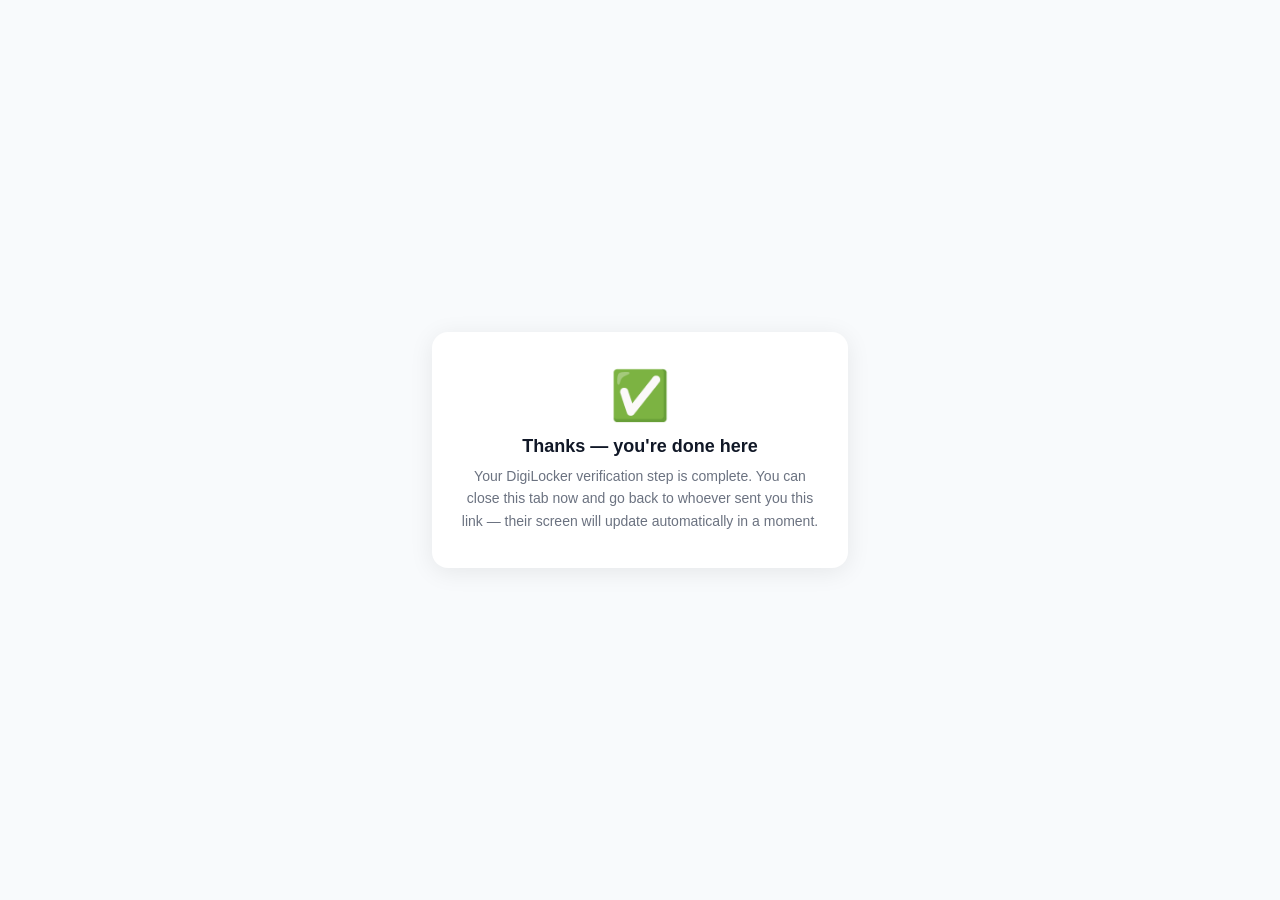
<file: digilocker-callback.html>
<!DOCTYPE html>
<html lang="en">
<head>
<meta charset="UTF-8">
<meta name="viewport" content="width=device-width, initial-scale=1.0">
<title>DigiLocker Verification</title>
<style>
  body{margin:0;font-family:-apple-system,BlinkMacSystemFont,'Segoe UI',Roboto,sans-serif;background:#F8FAFC;display:flex;align-items:center;justify-content:center;min-height:100vh;padding:20px;box-sizing:border-box;}
  .card{background:#fff;border-radius:16px;box-shadow:0 4px 24px rgba(0,0,0,0.08);padding:36px 28px;max-width:360px;text-align:center;}
  .icon{font-size:48px;margin-bottom:12px;}
  h1{font-size:18px;margin:0 0 8px;color:#111827;}
  p{font-size:14px;color:#6B7280;line-height:1.6;margin:0;}
</style>
</head>
<body>
  <div class="card">
    <div class="icon">✅</div>
    <h1>Thanks — you're done here</h1>
    <p>Your DigiLocker verification step is complete. You can close this tab now and go back to whoever sent you this link — their screen will update automatically in a moment.</p>
  </div>
</body>
</html>
</file>
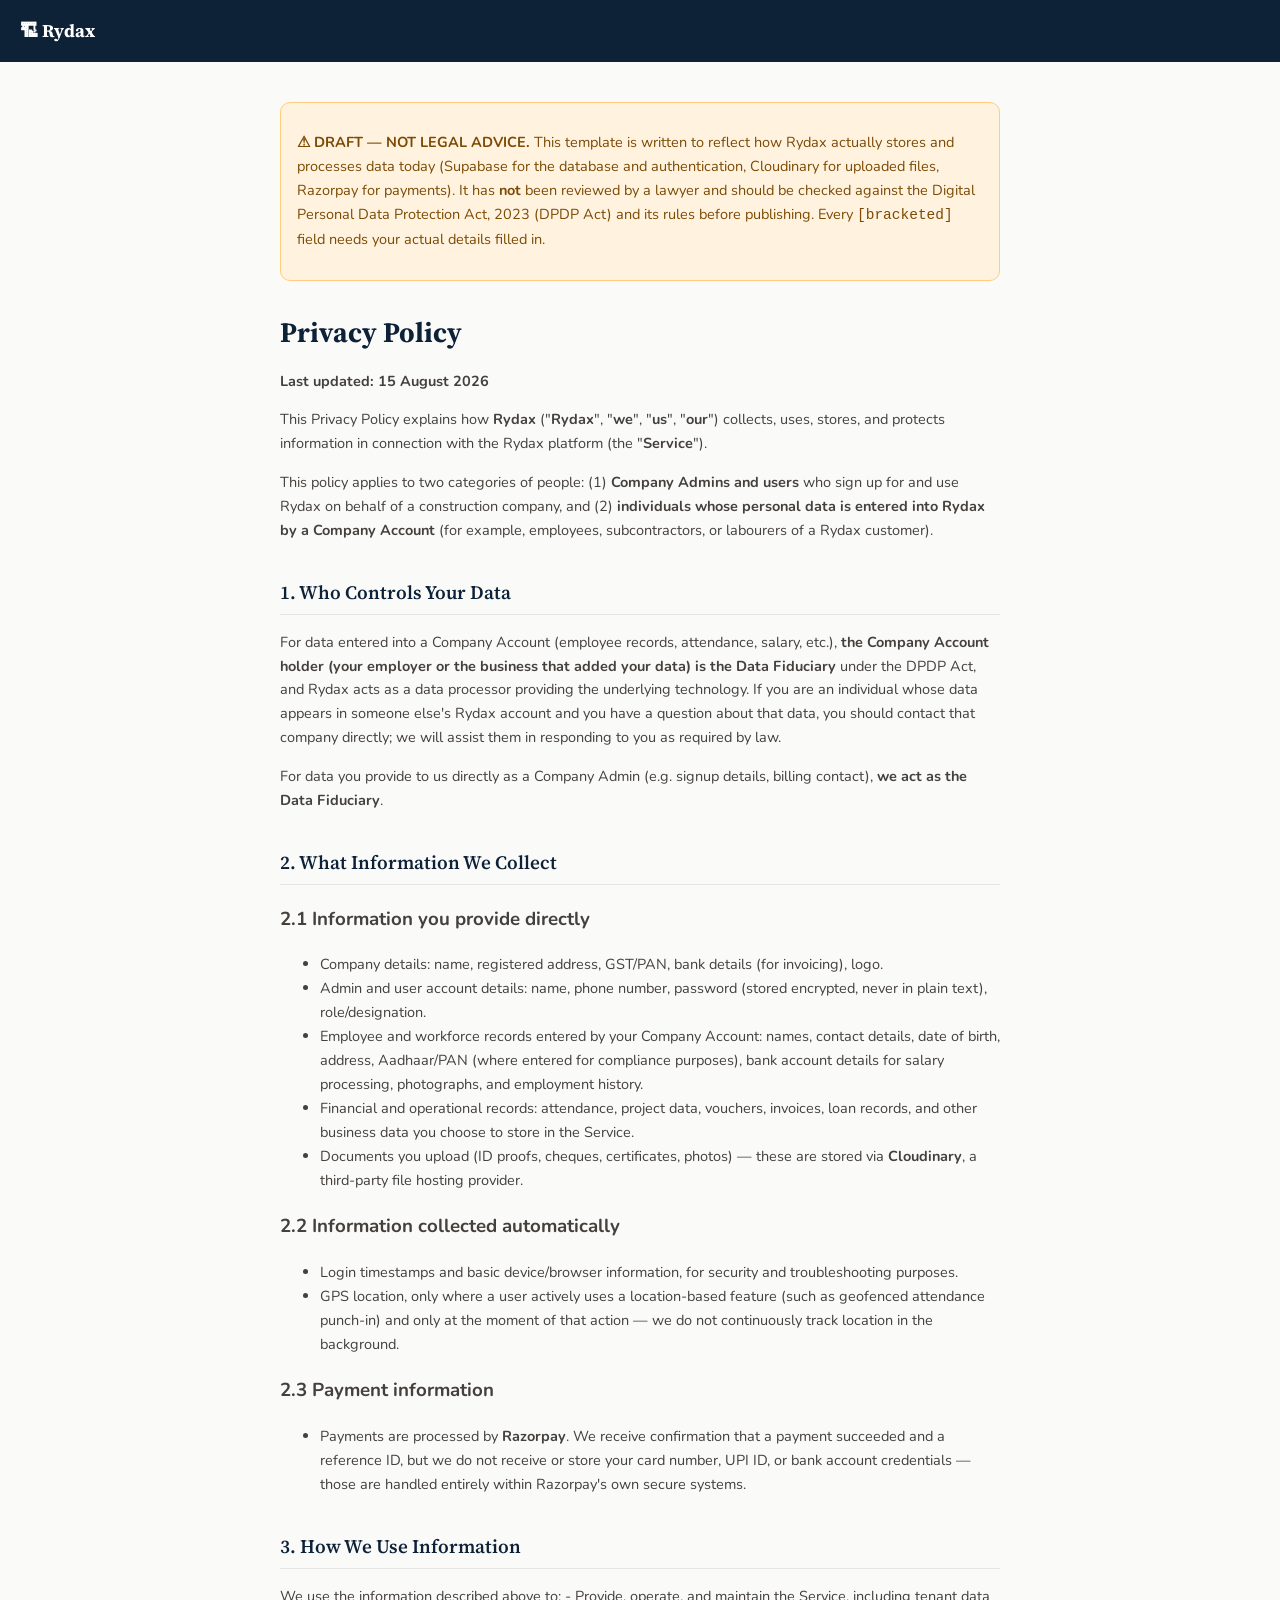
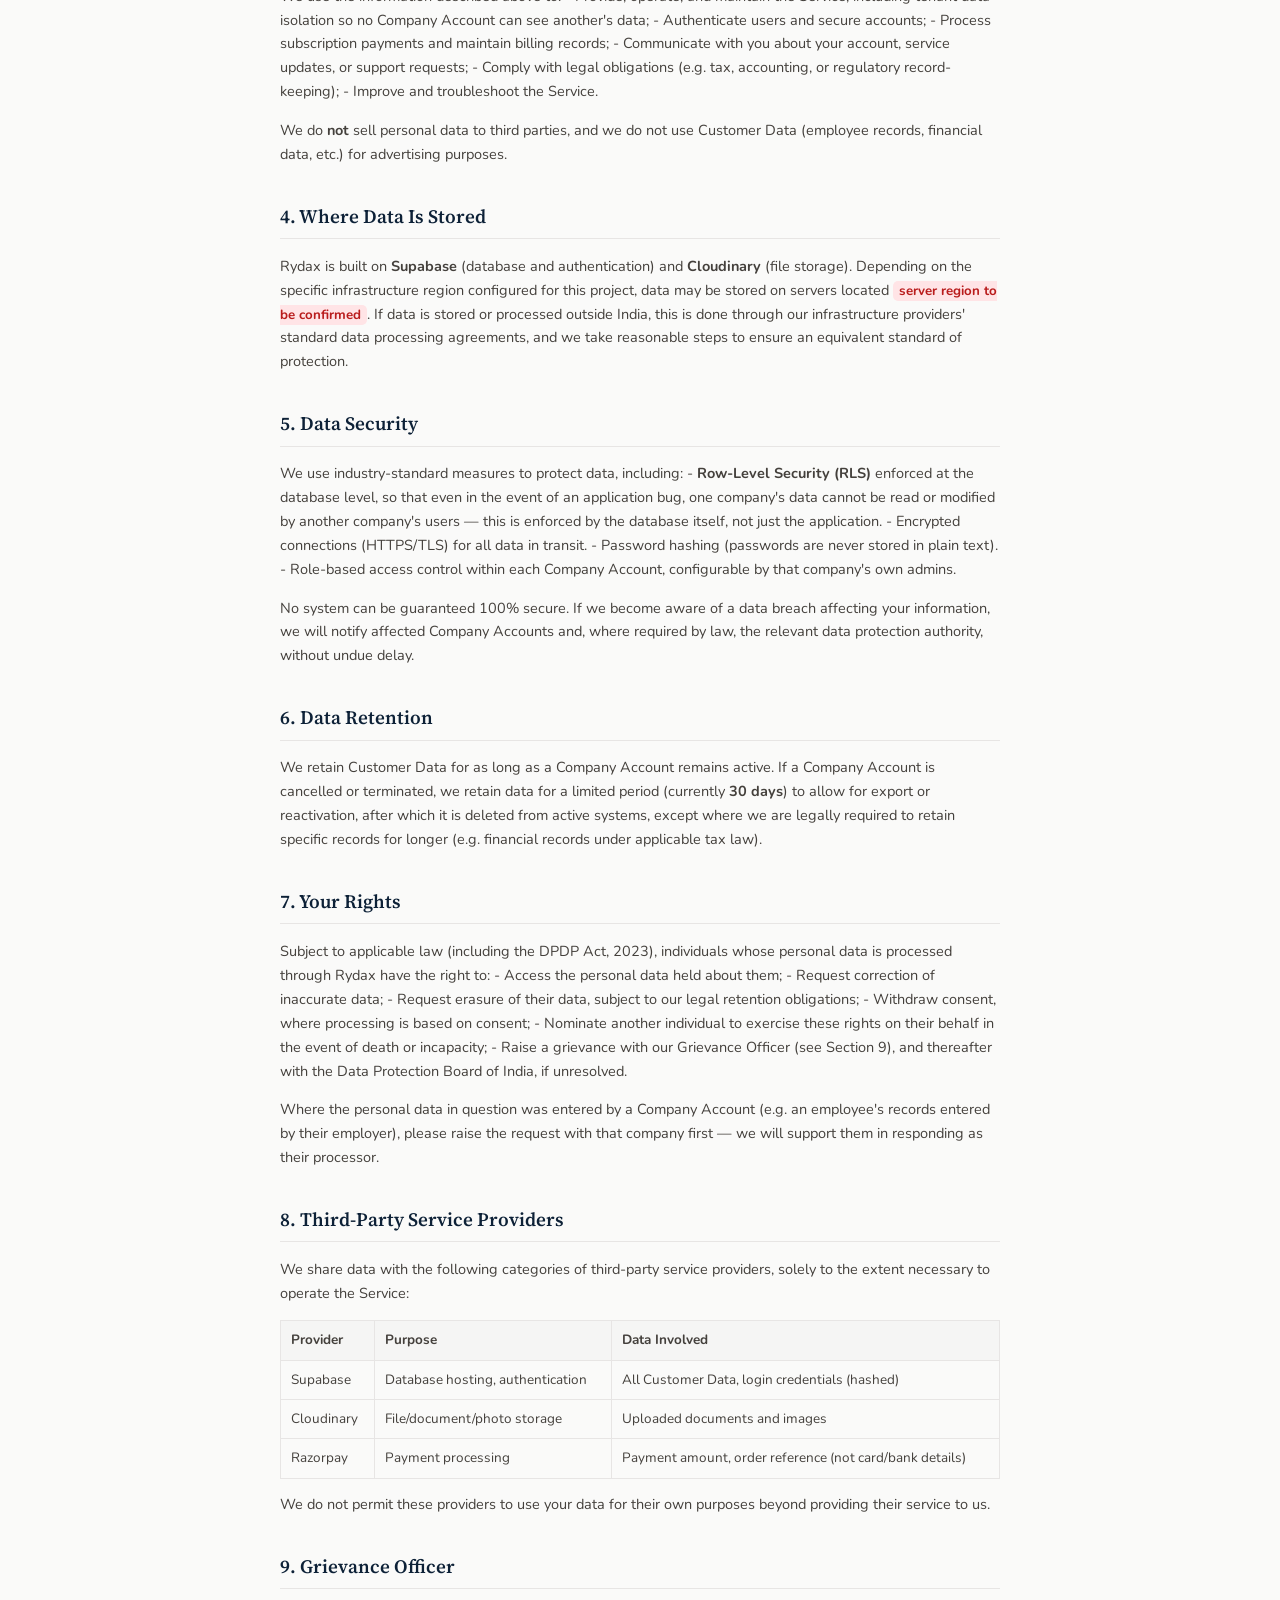
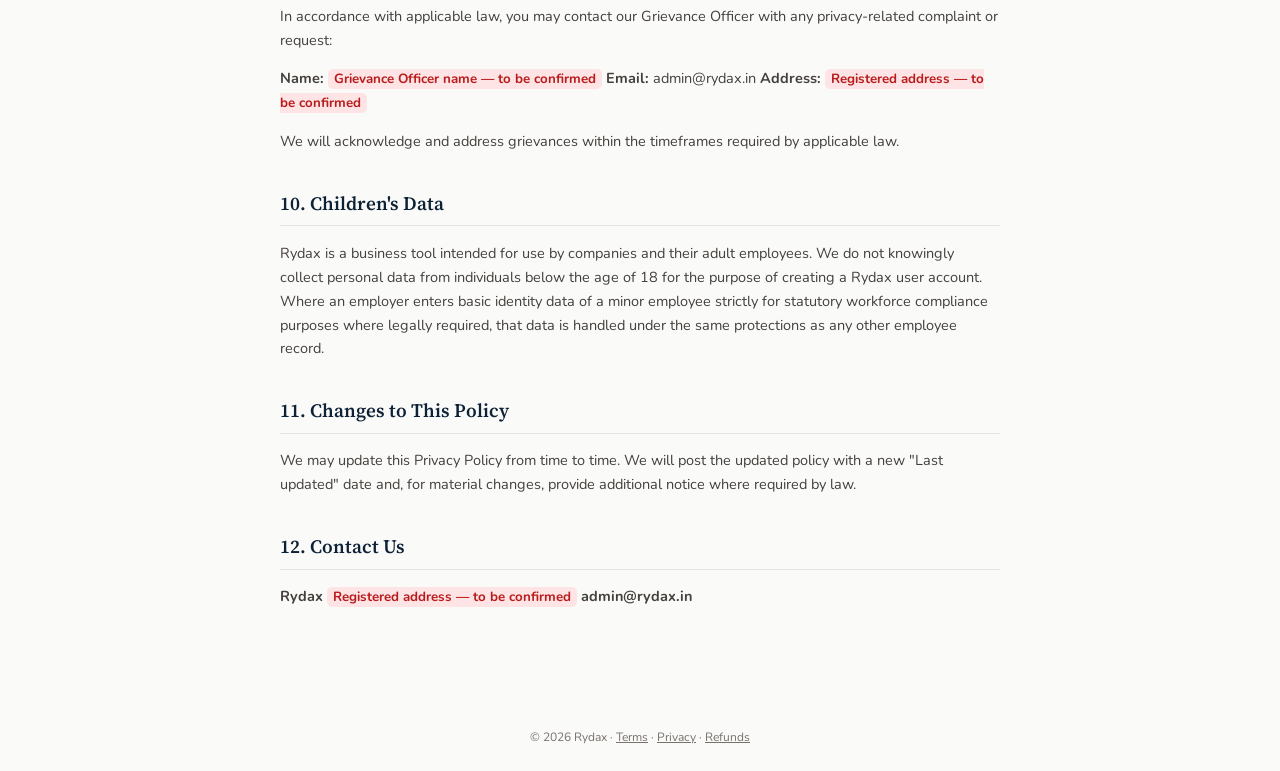
<file: privacy.html>
<!DOCTYPE html>
<html lang="en">
<head>
<meta charset="UTF-8">
<meta name="viewport" content="width=device-width, initial-scale=1.0">
<title>Privacy Policy — Rydax</title>
<link href="https://fonts.googleapis.com/css2?family=Nunito:wght@400;500;600;700;800&family=Source+Serif+4:opsz,wght@8..60,400;8..60,600;8..60,700&display=swap" rel="stylesheet">
<style>
  :root { --navy:#0D2137; --accent:#4F46E5; --text2:#44403C; --text3:#78716C; --border:#E7E5E4; --bg:#FAFAF9; }
  *{box-sizing:border-box;}
  body{margin:0;font-family:'Nunito',sans-serif;color:var(--text2);background:var(--bg);line-height:1.65;}
  .topbar{background:var(--navy);padding:16px 20px;display:flex;align-items:center;gap:10px;}
  .topbar a{color:#fff;text-decoration:none;font-family:'Source Serif 4',serif;font-size:18px;font-weight:700;}
  .wrap{max-width:760px;margin:0 auto;padding:40px 20px 80px;}
  h1{font-family:'Source Serif 4',serif;font-size:28px;font-weight:700;color:var(--navy);margin-bottom:4px;}
  h2{font-family:'Source Serif 4',serif;font-size:19px;font-weight:600;color:var(--navy);margin-top:34px;border-bottom:1px solid var(--border);padding-bottom:6px;}
  p,li{font-size:14.5px;}
  a{color:var(--accent);}
  table{border-collapse:collapse;width:100%;margin:12px 0;font-size:13.5px;}
  th,td{border:1px solid var(--border);padding:8px 10px;text-align:left;}
  th{background:#F5F5F4;font-weight:700;}
  .notice{background:#FFF3E0;border:1px solid #FFCC80;border-radius:10px;padding:14px 16px;font-size:13px;color:#7C4A03;margin-bottom:28px;}
  .pending{background:#FFE4E6;color:#B91C1C;font-weight:700;padding:1px 6px;border-radius:5px;font-size:0.92em;}
  footer{text-align:center;padding:24px;font-size:12px;color:var(--text3);}
  footer a{color:var(--text3);}
</style>
</head>
<body>
  <div class="topbar"><a href="/">&#127959; Rydax</a></div>
  <div class="wrap">
<div class="notice"><p><strong>⚠ DRAFT — NOT LEGAL ADVICE.</strong> This template is written to reflect how Rydax actually stores and processes data today (Supabase for the database and authentication, Cloudinary for uploaded files, Razorpay for payments). It has <strong>not</strong> been reviewed by a lawyer and should be checked against the Digital Personal Data Protection Act, 2023 (DPDP Act) and its rules before publishing. Every <code>[bracketed]</code> field needs your actual details filled in.</p></div><h1>Privacy Policy</h1>
<p><strong>Last updated: 15 August 2026</strong></p>
<p>This Privacy Policy explains how <strong>Rydax</strong> ("<strong>Rydax</strong>", "<strong>we</strong>", "<strong>us</strong>", "<strong>our</strong>") collects, uses, stores, and protects information in connection with the Rydax platform (the "<strong>Service</strong>").</p>
<p>This policy applies to two categories of people: (1) <strong>Company Admins and users</strong> who sign up for and use Rydax on behalf of a construction company, and (2) <strong>individuals whose personal data is entered into Rydax by a Company Account</strong> (for example, employees, subcontractors, or labourers of a Rydax customer).</p>
<h2>1. Who Controls Your Data</h2>
<p>For data entered into a Company Account (employee records, attendance, salary, etc.), <strong>the Company Account holder (your employer or the business that added your data) is the Data Fiduciary</strong> under the DPDP Act, and Rydax acts as a data processor providing the underlying technology. If you are an individual whose data appears in someone else's Rydax account and you have a question about that data, you should contact that company directly; we will assist them in responding to you as required by law.</p>
<p>For data you provide to us directly as a Company Admin (e.g. signup details, billing contact), <strong>we act as the Data Fiduciary</strong>.</p>
<h2>2. What Information We Collect</h2>
<h3>2.1 Information you provide directly</h3>
<ul>
<li>Company details: name, registered address, GST/PAN, bank details (for invoicing), logo.</li>
<li>Admin and user account details: name, phone number, password (stored encrypted, never in plain text), role/designation.</li>
<li>Employee and workforce records entered by your Company Account: names, contact details, date of birth, address, Aadhaar/PAN (where entered for compliance purposes), bank account details for salary processing, photographs, and employment history.</li>
<li>Financial and operational records: attendance, project data, vouchers, invoices, loan records, and other business data you choose to store in the Service.</li>
<li>Documents you upload (ID proofs, cheques, certificates, photos) — these are stored via <strong>Cloudinary</strong>, a third-party file hosting provider.</li>
</ul>
<h3>2.2 Information collected automatically</h3>
<ul>
<li>Login timestamps and basic device/browser information, for security and troubleshooting purposes.</li>
<li>GPS location, only where a user actively uses a location-based feature (such as geofenced attendance punch-in) and only at the moment of that action — we do not continuously track location in the background.</li>
</ul>
<h3>2.3 Payment information</h3>
<ul>
<li>Payments are processed by <strong>Razorpay</strong>. We receive confirmation that a payment succeeded and a reference ID, but we do not receive or store your card number, UPI ID, or bank account credentials — those are handled entirely within Razorpay's own secure systems.</li>
</ul>
<h2>3. How We Use Information</h2>
<p>We use the information described above to:
- Provide, operate, and maintain the Service, including tenant data isolation so no Company Account can see another's data;
- Authenticate users and secure accounts;
- Process subscription payments and maintain billing records;
- Communicate with you about your account, service updates, or support requests;
- Comply with legal obligations (e.g. tax, accounting, or regulatory record-keeping);
- Improve and troubleshoot the Service.</p>
<p>We do <strong>not</strong> sell personal data to third parties, and we do not use Customer Data (employee records, financial data, etc.) for advertising purposes.</p>
<h2>4. Where Data Is Stored</h2>
<p>Rydax is built on <strong>Supabase</strong> (database and authentication) and <strong>Cloudinary</strong> (file storage). Depending on the specific infrastructure region configured for this project, data may be stored on servers located <strong><span class="pending">server region to be confirmed</span></strong>. If data is stored or processed outside India, this is done through our infrastructure providers' standard data processing agreements, and we take reasonable steps to ensure an equivalent standard of protection.</p>
<h2>5. Data Security</h2>
<p>We use industry-standard measures to protect data, including:
- <strong>Row-Level Security (RLS)</strong> enforced at the database level, so that even in the event of an application bug, one company's data cannot be read or modified by another company's users — this is enforced by the database itself, not just the application.
- Encrypted connections (HTTPS/TLS) for all data in transit.
- Password hashing (passwords are never stored in plain text).
- Role-based access control within each Company Account, configurable by that company's own admins.</p>
<p>No system can be guaranteed 100% secure. If we become aware of a data breach affecting your information, we will notify affected Company Accounts and, where required by law, the relevant data protection authority, without undue delay.</p>
<h2>6. Data Retention</h2>
<p>We retain Customer Data for as long as a Company Account remains active. If a Company Account is cancelled or terminated, we retain data for a limited period (currently <strong>30 days</strong>) to allow for export or reactivation, after which it is deleted from active systems, except where we are legally required to retain specific records for longer (e.g. financial records under applicable tax law).</p>
<h2>7. Your Rights</h2>
<p>Subject to applicable law (including the DPDP Act, 2023), individuals whose personal data is processed through Rydax have the right to:
- Access the personal data held about them;
- Request correction of inaccurate data;
- Request erasure of their data, subject to our legal retention obligations;
- Withdraw consent, where processing is based on consent;
- Nominate another individual to exercise these rights on their behalf in the event of death or incapacity;
- Raise a grievance with our Grievance Officer (see Section 9), and thereafter with the Data Protection Board of India, if unresolved.</p>
<p>Where the personal data in question was entered by a Company Account (e.g. an employee's records entered by their employer), please raise the request with that company first — we will support them in responding as their processor.</p>
<h2>8. Third-Party Service Providers</h2>
<p>We share data with the following categories of third-party service providers, solely to the extent necessary to operate the Service:</p>
<table>
<thead>
<tr>
<th>Provider</th>
<th>Purpose</th>
<th>Data Involved</th>
</tr>
</thead>
<tbody>
<tr>
<td>Supabase</td>
<td>Database hosting, authentication</td>
<td>All Customer Data, login credentials (hashed)</td>
</tr>
<tr>
<td>Cloudinary</td>
<td>File/document/photo storage</td>
<td>Uploaded documents and images</td>
</tr>
<tr>
<td>Razorpay</td>
<td>Payment processing</td>
<td>Payment amount, order reference (not card/bank details)</td>
</tr>
</tbody>
</table>
<p>We do not permit these providers to use your data for their own purposes beyond providing their service to us.</p>
<h2>9. Grievance Officer</h2>
<p>In accordance with applicable law, you may contact our Grievance Officer with any privacy-related complaint or request:</p>
<p><strong>Name:</strong> <span class="pending">Grievance Officer name — to be confirmed</span>
<strong>Email:</strong> admin@rydax.in
<strong>Address:</strong> <span class="pending">Registered address — to be confirmed</span></p>
<p>We will acknowledge and address grievances within the timeframes required by applicable law.</p>
<h2>10. Children's Data</h2>
<p>Rydax is a business tool intended for use by companies and their adult employees. We do not knowingly collect personal data from individuals below the age of 18 for the purpose of creating a Rydax user account. Where an employer enters basic identity data of a minor employee strictly for statutory workforce compliance purposes where legally required, that data is handled under the same protections as any other employee record.</p>
<h2>11. Changes to This Policy</h2>
<p>We may update this Privacy Policy from time to time. We will post the updated policy with a new "Last updated" date and, for material changes, provide additional notice where required by law.</p>
<h2>12. Contact Us</h2>
<p><strong>Rydax</strong>
<strong><span class="pending">Registered address — to be confirmed</span></strong>
<strong>admin@rydax.in</strong></p>
  </div>
  <footer>&copy; 2026 Rydax &middot; <a href="/terms.html">Terms</a> &middot; <a href="/privacy.html">Privacy</a> &middot; <a href="/refund-policy.html">Refunds</a></footer>
</body>
</html>
</file>
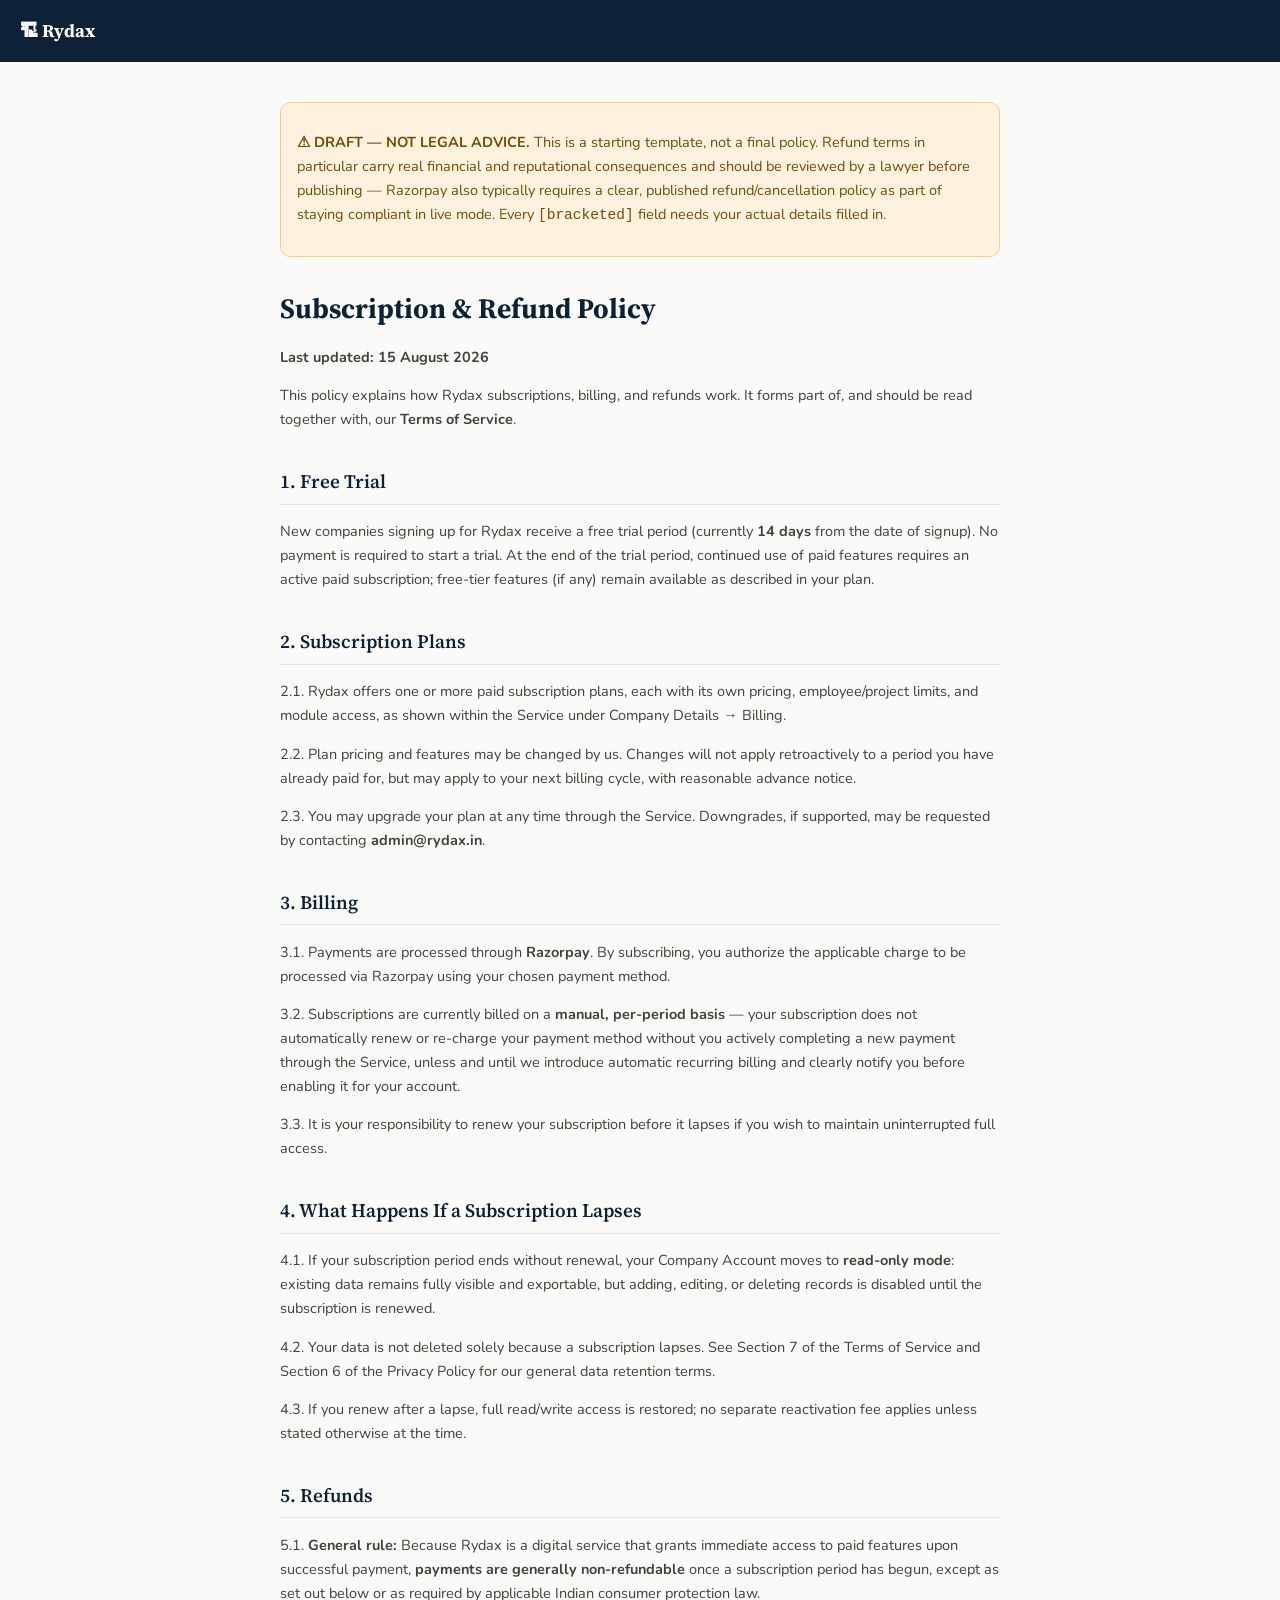
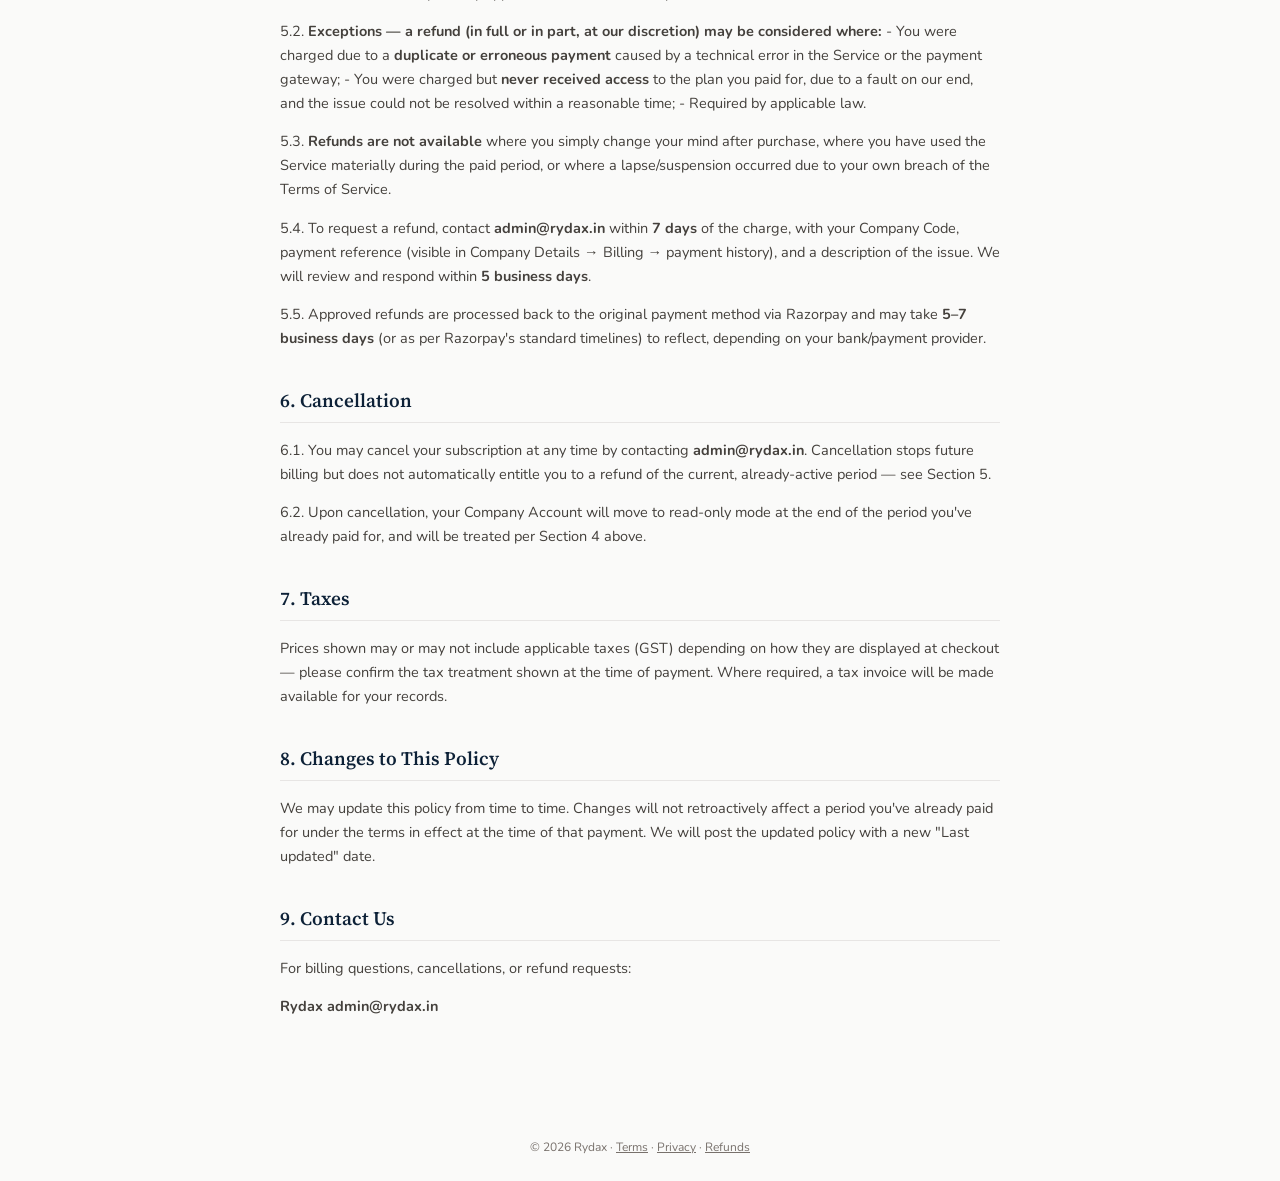
<file: refund-policy.html>
<!DOCTYPE html>
<html lang="en">
<head>
<meta charset="UTF-8">
<meta name="viewport" content="width=device-width, initial-scale=1.0">
<title>Subscription & Refund Policy — Rydax</title>
<link href="https://fonts.googleapis.com/css2?family=Nunito:wght@400;500;600;700;800&family=Source+Serif+4:opsz,wght@8..60,400;8..60,600;8..60,700&display=swap" rel="stylesheet">
<style>
  :root { --navy:#0D2137; --accent:#4F46E5; --text2:#44403C; --text3:#78716C; --border:#E7E5E4; --bg:#FAFAF9; }
  *{box-sizing:border-box;}
  body{margin:0;font-family:'Nunito',sans-serif;color:var(--text2);background:var(--bg);line-height:1.65;}
  .topbar{background:var(--navy);padding:16px 20px;display:flex;align-items:center;gap:10px;}
  .topbar a{color:#fff;text-decoration:none;font-family:'Source Serif 4',serif;font-size:18px;font-weight:700;}
  .wrap{max-width:760px;margin:0 auto;padding:40px 20px 80px;}
  h1{font-family:'Source Serif 4',serif;font-size:28px;font-weight:700;color:var(--navy);margin-bottom:4px;}
  h2{font-family:'Source Serif 4',serif;font-size:19px;font-weight:600;color:var(--navy);margin-top:34px;border-bottom:1px solid var(--border);padding-bottom:6px;}
  p,li{font-size:14.5px;}
  a{color:var(--accent);}
  table{border-collapse:collapse;width:100%;margin:12px 0;font-size:13.5px;}
  th,td{border:1px solid var(--border);padding:8px 10px;text-align:left;}
  th{background:#F5F5F4;font-weight:700;}
  .notice{background:#FFF3E0;border:1px solid #FFCC80;border-radius:10px;padding:14px 16px;font-size:13px;color:#7C4A03;margin-bottom:28px;}
  .pending{background:#FFE4E6;color:#B91C1C;font-weight:700;padding:1px 6px;border-radius:5px;font-size:0.92em;}
  footer{text-align:center;padding:24px;font-size:12px;color:var(--text3);}
  footer a{color:var(--text3);}
</style>
</head>
<body>
  <div class="topbar"><a href="/">&#127959; Rydax</a></div>
  <div class="wrap">
<div class="notice"><p><strong>⚠ DRAFT — NOT LEGAL ADVICE.</strong> This is a starting template, not a final policy. Refund terms in particular carry real financial and reputational consequences and should be reviewed by a lawyer before publishing — Razorpay also typically requires a clear, published refund/cancellation policy as part of staying compliant in live mode. Every <code>[bracketed]</code> field needs your actual details filled in.</p></div><h1>Subscription &amp; Refund Policy</h1>
<p><strong>Last updated: 15 August 2026</strong></p>
<p>This policy explains how Rydax subscriptions, billing, and refunds work. It forms part of, and should be read together with, our <strong>Terms of Service</strong>.</p>
<h2>1. Free Trial</h2>
<p>New companies signing up for Rydax receive a free trial period (currently <strong>14 days</strong> from the date of signup). No payment is required to start a trial. At the end of the trial period, continued use of paid features requires an active paid subscription; free-tier features (if any) remain available as described in your plan.</p>
<h2>2. Subscription Plans</h2>
<p>2.1. Rydax offers one or more paid subscription plans, each with its own pricing, employee/project limits, and module access, as shown within the Service under Company Details → Billing.</p>
<p>2.2. Plan pricing and features may be changed by us. Changes will not apply retroactively to a period you have already paid for, but may apply to your next billing cycle, with reasonable advance notice.</p>
<p>2.3. You may upgrade your plan at any time through the Service. Downgrades, if supported, may be requested by contacting <strong>admin@rydax.in</strong>.</p>
<h2>3. Billing</h2>
<p>3.1. Payments are processed through <strong>Razorpay</strong>. By subscribing, you authorize the applicable charge to be processed via Razorpay using your chosen payment method.</p>
<p>3.2. Subscriptions are currently billed on a <strong>manual, per-period basis</strong> — your subscription does not automatically renew or re-charge your payment method without you actively completing a new payment through the Service, unless and until we introduce automatic recurring billing and clearly notify you before enabling it for your account.</p>
<p>3.3. It is your responsibility to renew your subscription before it lapses if you wish to maintain uninterrupted full access.</p>
<h2>4. What Happens If a Subscription Lapses</h2>
<p>4.1. If your subscription period ends without renewal, your Company Account moves to <strong>read-only mode</strong>: existing data remains fully visible and exportable, but adding, editing, or deleting records is disabled until the subscription is renewed.</p>
<p>4.2. Your data is not deleted solely because a subscription lapses. See Section 7 of the Terms of Service and Section 6 of the Privacy Policy for our general data retention terms.</p>
<p>4.3. If you renew after a lapse, full read/write access is restored; no separate reactivation fee applies unless stated otherwise at the time.</p>
<h2>5. Refunds</h2>
<p>5.1. <strong>General rule:</strong> Because Rydax is a digital service that grants immediate access to paid features upon successful payment, <strong>payments are generally non-refundable</strong> once a subscription period has begun, except as set out below or as required by applicable Indian consumer protection law.</p>
<p>5.2. <strong>Exceptions — a refund (in full or in part, at our discretion) may be considered where:</strong>
   - You were charged due to a <strong>duplicate or erroneous payment</strong> caused by a technical error in the Service or the payment gateway;
   - You were charged but <strong>never received access</strong> to the plan you paid for, due to a fault on our end, and the issue could not be resolved within a reasonable time;
   - Required by applicable law.</p>
<p>5.3. <strong>Refunds are not available</strong> where you simply change your mind after purchase, where you have used the Service materially during the paid period, or where a lapse/suspension occurred due to your own breach of the Terms of Service.</p>
<p>5.4. To request a refund, contact <strong>admin@rydax.in</strong> within <strong>7 days</strong> of the charge, with your Company Code, payment reference (visible in Company Details → Billing → payment history), and a description of the issue. We will review and respond within <strong>5 business days</strong>.</p>
<p>5.5. Approved refunds are processed back to the original payment method via Razorpay and may take <strong>5–7 business days</strong> (or as per Razorpay's standard timelines) to reflect, depending on your bank/payment provider.</p>
<h2>6. Cancellation</h2>
<p>6.1. You may cancel your subscription at any time by contacting <strong>admin@rydax.in</strong>. Cancellation stops future billing but does not automatically entitle you to a refund of the current, already-active period — see Section 5.</p>
<p>6.2. Upon cancellation, your Company Account will move to read-only mode at the end of the period you've already paid for, and will be treated per Section 4 above.</p>
<h2>7. Taxes</h2>
<p>Prices shown may or may not include applicable taxes (GST) depending on how they are displayed at checkout — please confirm the tax treatment shown at the time of payment. Where required, a tax invoice will be made available for your records.</p>
<h2>8. Changes to This Policy</h2>
<p>We may update this policy from time to time. Changes will not retroactively affect a period you've already paid for under the terms in effect at the time of that payment. We will post the updated policy with a new "Last updated" date.</p>
<h2>9. Contact Us</h2>
<p>For billing questions, cancellations, or refund requests:</p>
<p><strong>Rydax</strong>
<strong>admin@rydax.in</strong></p>
  </div>
  <footer>&copy; 2026 Rydax &middot; <a href="/terms.html">Terms</a> &middot; <a href="/privacy.html">Privacy</a> &middot; <a href="/refund-policy.html">Refunds</a></footer>
</body>
</html>
</file>
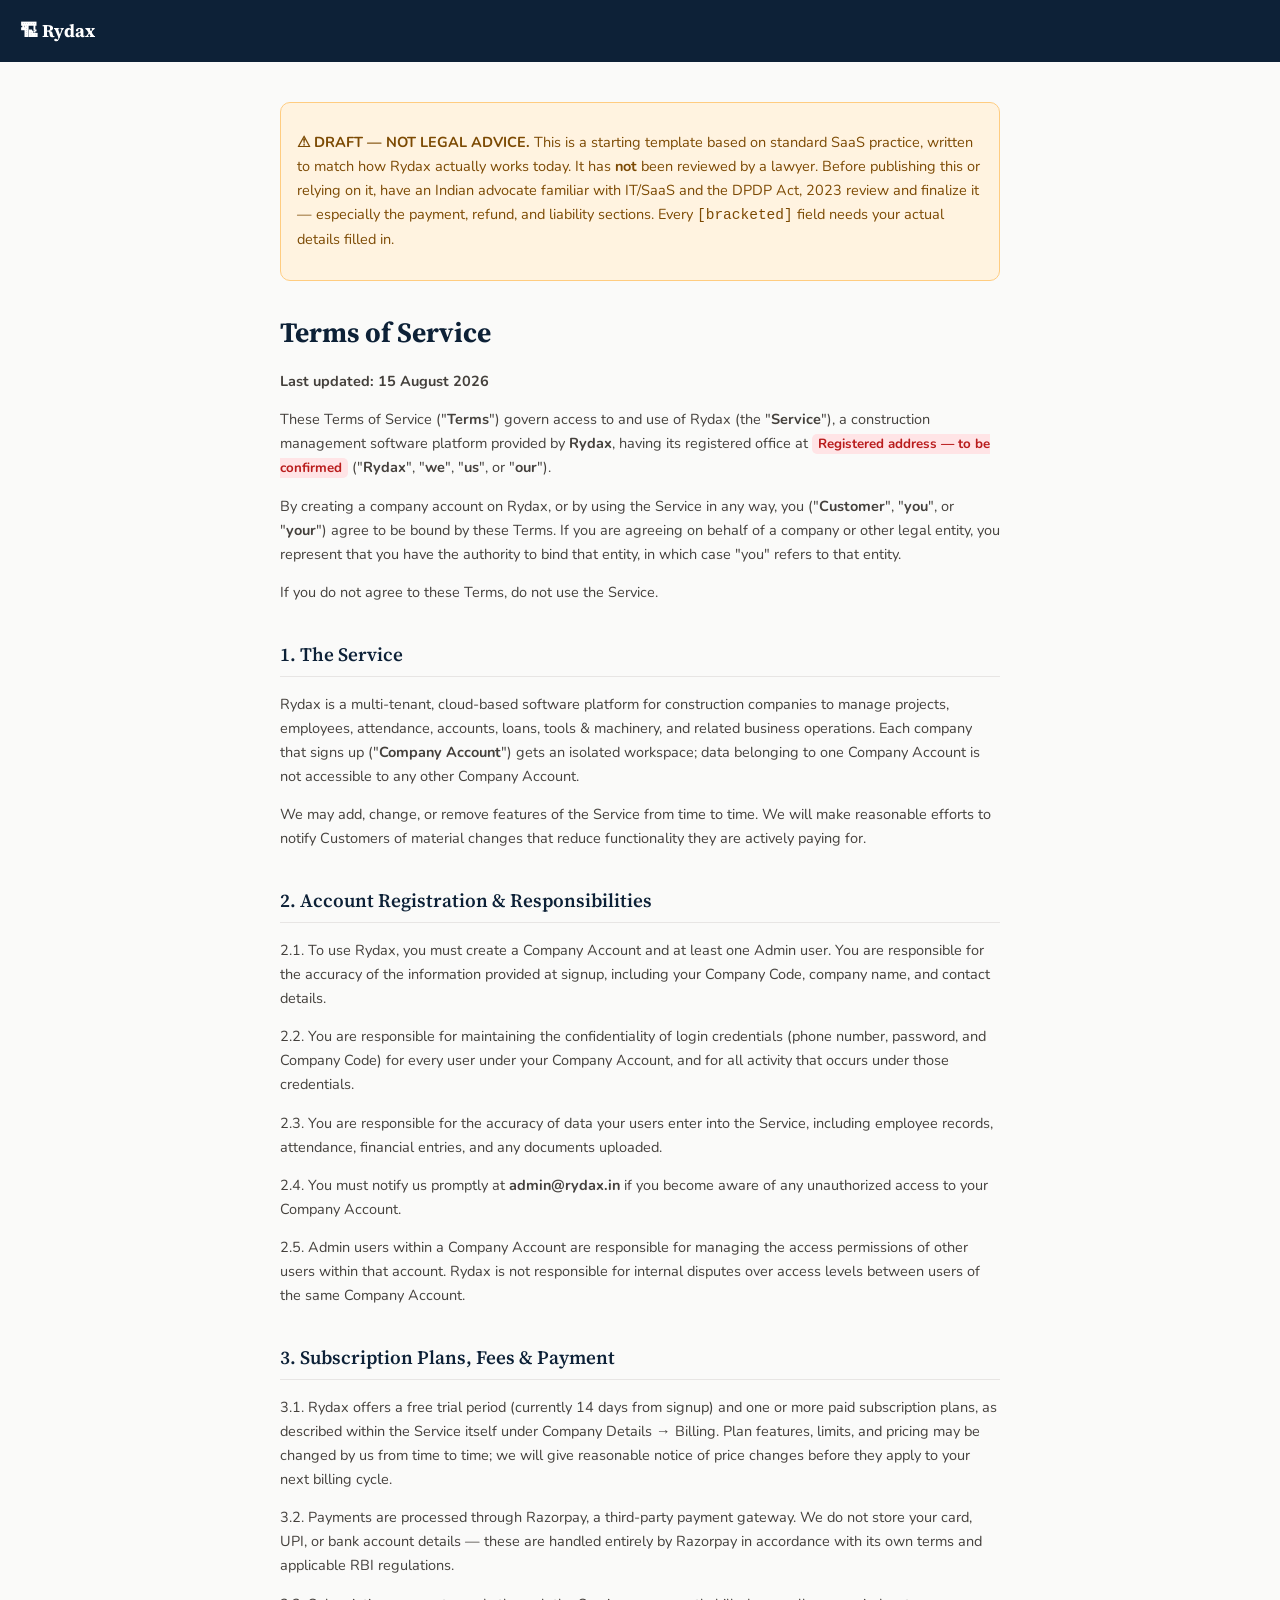
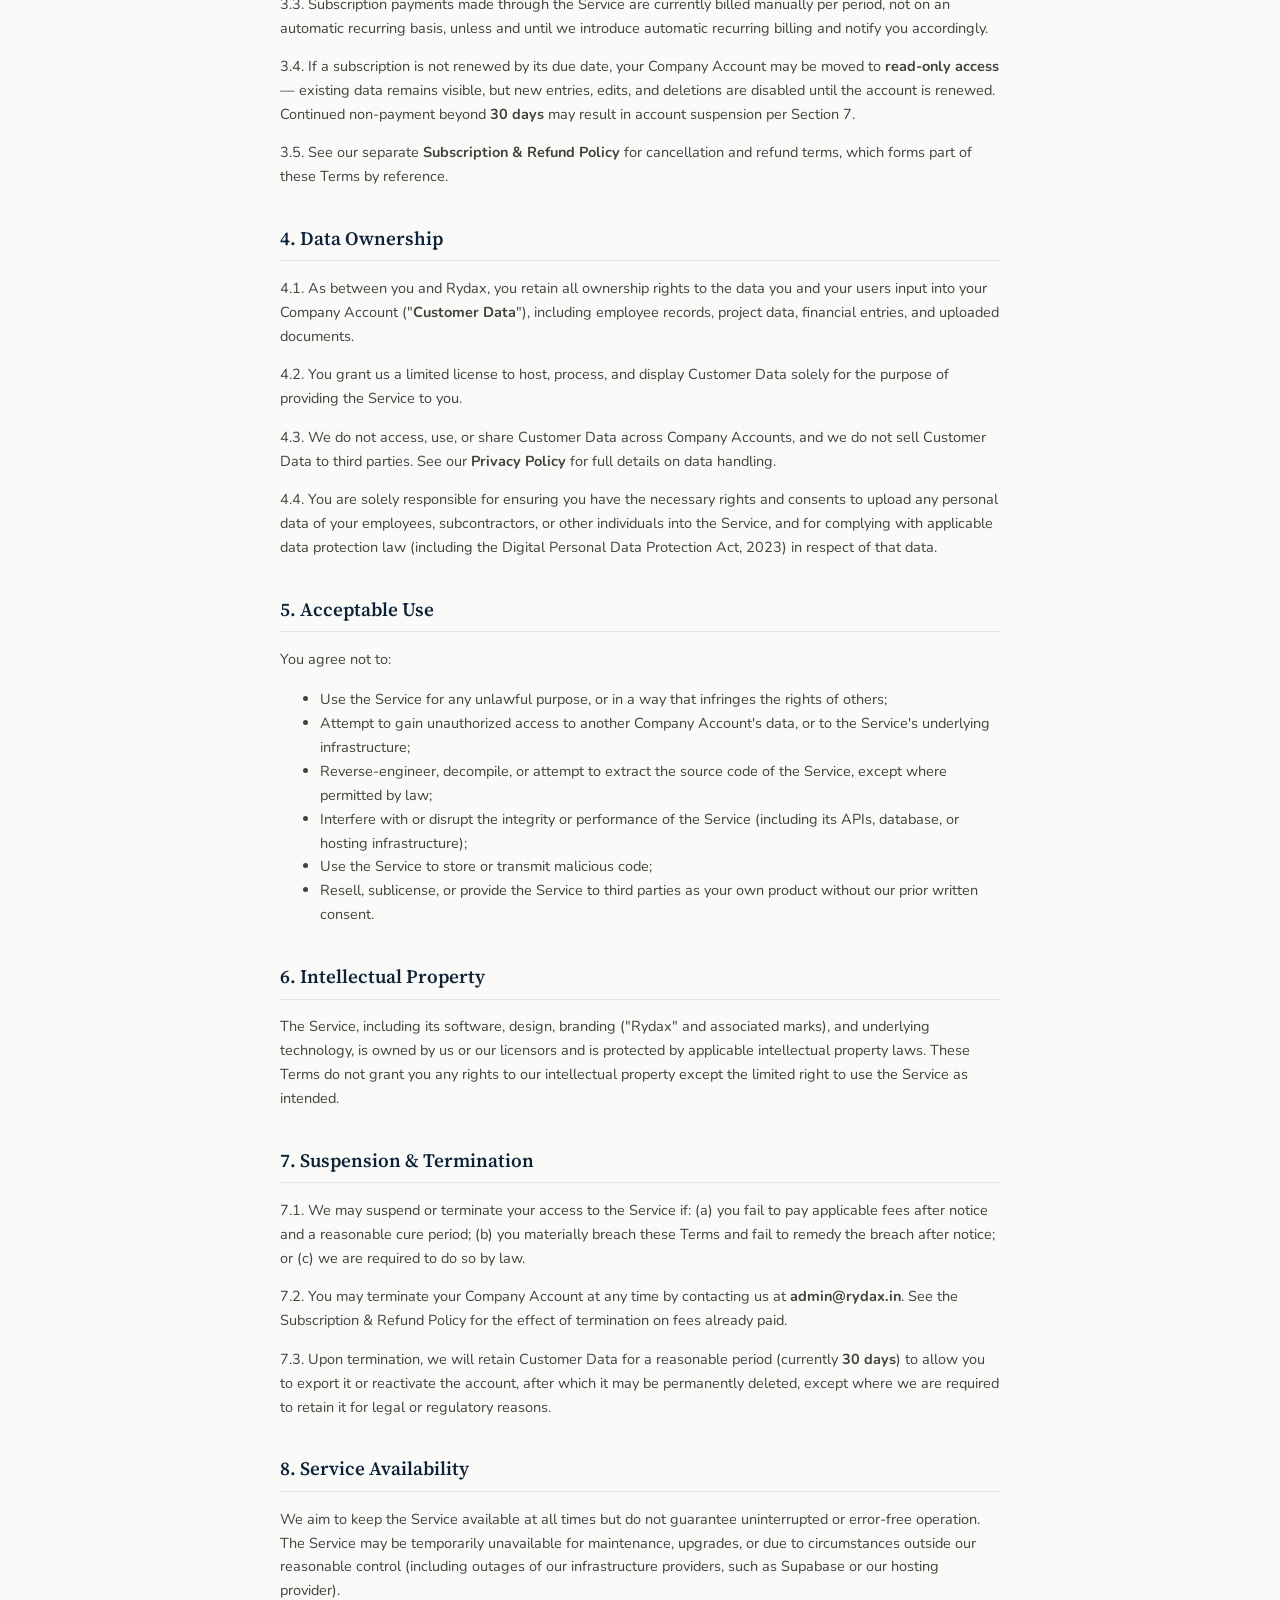
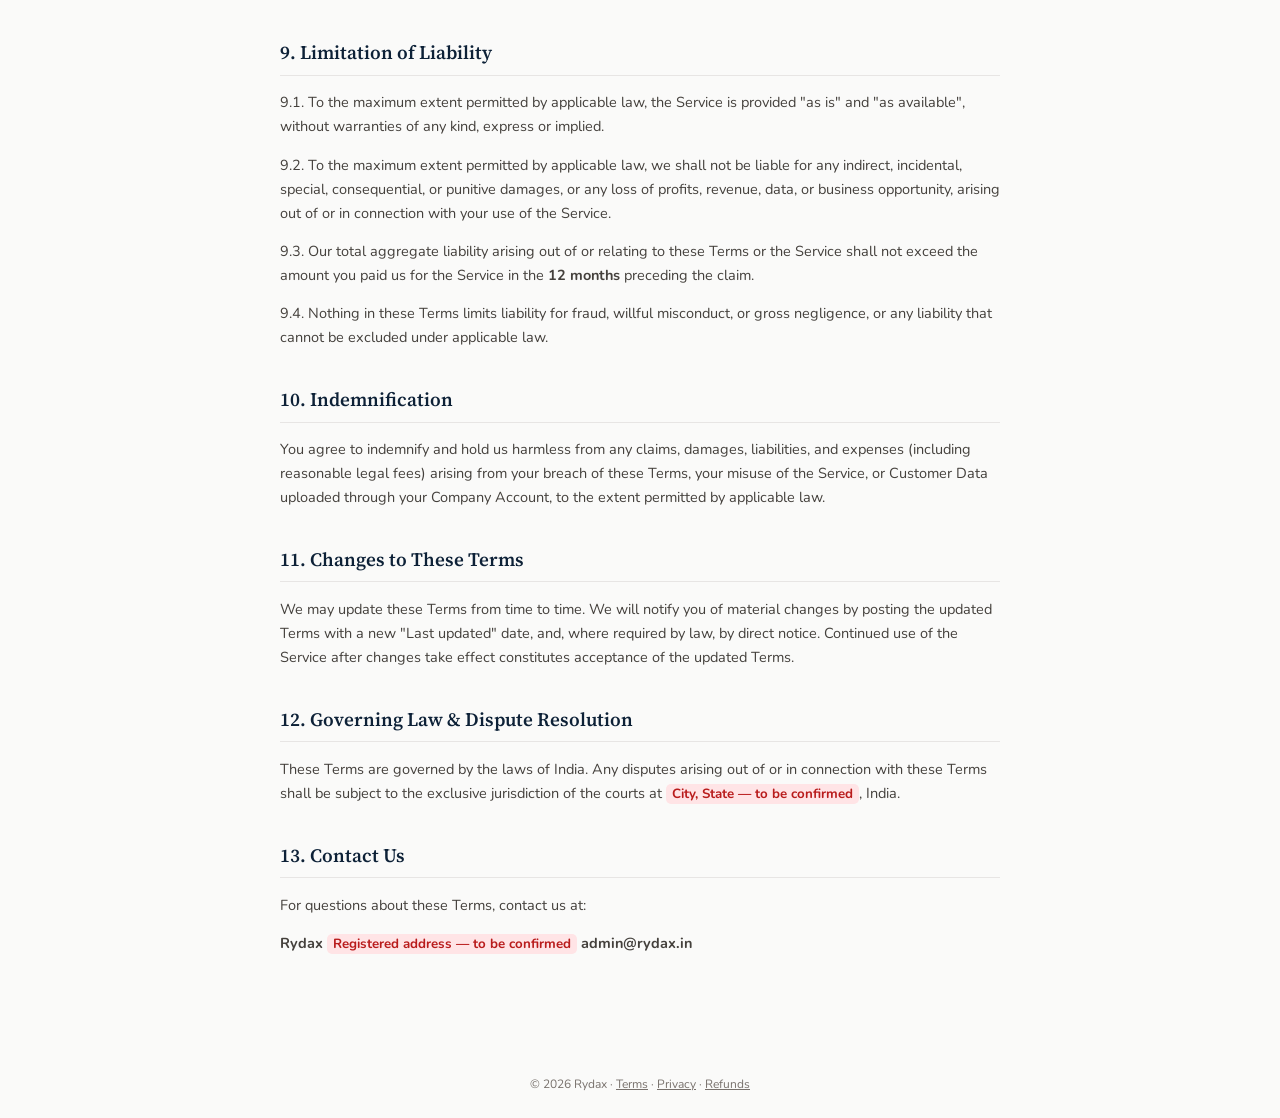
<file: terms.html>
<!DOCTYPE html>
<html lang="en">
<head>
<meta charset="UTF-8">
<meta name="viewport" content="width=device-width, initial-scale=1.0">
<title>Terms of Service — Rydax</title>
<link href="https://fonts.googleapis.com/css2?family=Nunito:wght@400;500;600;700;800&family=Source+Serif+4:opsz,wght@8..60,400;8..60,600;8..60,700&display=swap" rel="stylesheet">
<style>
  :root { --navy:#0D2137; --accent:#4F46E5; --text2:#44403C; --text3:#78716C; --border:#E7E5E4; --bg:#FAFAF9; }
  *{box-sizing:border-box;}
  body{margin:0;font-family:'Nunito',sans-serif;color:var(--text2);background:var(--bg);line-height:1.65;}
  .topbar{background:var(--navy);padding:16px 20px;display:flex;align-items:center;gap:10px;}
  .topbar a{color:#fff;text-decoration:none;font-family:'Source Serif 4',serif;font-size:18px;font-weight:700;}
  .wrap{max-width:760px;margin:0 auto;padding:40px 20px 80px;}
  h1{font-family:'Source Serif 4',serif;font-size:28px;font-weight:700;color:var(--navy);margin-bottom:4px;}
  h2{font-family:'Source Serif 4',serif;font-size:19px;font-weight:600;color:var(--navy);margin-top:34px;border-bottom:1px solid var(--border);padding-bottom:6px;}
  p,li{font-size:14.5px;}
  a{color:var(--accent);}
  table{border-collapse:collapse;width:100%;margin:12px 0;font-size:13.5px;}
  th,td{border:1px solid var(--border);padding:8px 10px;text-align:left;}
  th{background:#F5F5F4;font-weight:700;}
  .notice{background:#FFF3E0;border:1px solid #FFCC80;border-radius:10px;padding:14px 16px;font-size:13px;color:#7C4A03;margin-bottom:28px;}
  .pending{background:#FFE4E6;color:#B91C1C;font-weight:700;padding:1px 6px;border-radius:5px;font-size:0.92em;}
  footer{text-align:center;padding:24px;font-size:12px;color:var(--text3);}
  footer a{color:var(--text3);}
</style>
</head>
<body>
  <div class="topbar"><a href="/">&#127959; Rydax</a></div>
  <div class="wrap">
<div class="notice"><p><strong>⚠ DRAFT — NOT LEGAL ADVICE.</strong> This is a starting template based on standard SaaS practice, written to match how Rydax actually works today. It has <strong>not</strong> been reviewed by a lawyer. Before publishing this or relying on it, have an Indian advocate familiar with IT/SaaS and the DPDP Act, 2023 review and finalize it — especially the payment, refund, and liability sections. Every <code>[bracketed]</code> field needs your actual details filled in.</p></div><h1>Terms of Service</h1>
<p><strong>Last updated: 15 August 2026</strong></p>
<p>These Terms of Service ("<strong>Terms</strong>") govern access to and use of Rydax (the "<strong>Service</strong>"), a construction management software platform provided by <strong>Rydax</strong>, having its registered office at <strong><span class="pending">Registered address — to be confirmed</span></strong> ("<strong>Rydax</strong>", "<strong>we</strong>", "<strong>us</strong>", or "<strong>our</strong>").</p>
<p>By creating a company account on Rydax, or by using the Service in any way, you ("<strong>Customer</strong>", "<strong>you</strong>", or "<strong>your</strong>") agree to be bound by these Terms. If you are agreeing on behalf of a company or other legal entity, you represent that you have the authority to bind that entity, in which case "you" refers to that entity.</p>
<p>If you do not agree to these Terms, do not use the Service.</p>
<h2>1. The Service</h2>
<p>Rydax is a multi-tenant, cloud-based software platform for construction companies to manage projects, employees, attendance, accounts, loans, tools &amp; machinery, and related business operations. Each company that signs up ("<strong>Company Account</strong>") gets an isolated workspace; data belonging to one Company Account is not accessible to any other Company Account.</p>
<p>We may add, change, or remove features of the Service from time to time. We will make reasonable efforts to notify Customers of material changes that reduce functionality they are actively paying for.</p>
<h2>2. Account Registration &amp; Responsibilities</h2>
<p>2.1. To use Rydax, you must create a Company Account and at least one Admin user. You are responsible for the accuracy of the information provided at signup, including your Company Code, company name, and contact details.</p>
<p>2.2. You are responsible for maintaining the confidentiality of login credentials (phone number, password, and Company Code) for every user under your Company Account, and for all activity that occurs under those credentials.</p>
<p>2.3. You are responsible for the accuracy of data your users enter into the Service, including employee records, attendance, financial entries, and any documents uploaded.</p>
<p>2.4. You must notify us promptly at <strong>admin@rydax.in</strong> if you become aware of any unauthorized access to your Company Account.</p>
<p>2.5. Admin users within a Company Account are responsible for managing the access permissions of other users within that account. Rydax is not responsible for internal disputes over access levels between users of the same Company Account.</p>
<h2>3. Subscription Plans, Fees &amp; Payment</h2>
<p>3.1. Rydax offers a free trial period (currently 14 days from signup) and one or more paid subscription plans, as described within the Service itself under Company Details → Billing. Plan features, limits, and pricing may be changed by us from time to time; we will give reasonable notice of price changes before they apply to your next billing cycle.</p>
<p>3.2. Payments are processed through Razorpay, a third-party payment gateway. We do not store your card, UPI, or bank account details — these are handled entirely by Razorpay in accordance with its own terms and applicable RBI regulations.</p>
<p>3.3. Subscription payments made through the Service are currently billed manually per period, not on an automatic recurring basis, unless and until we introduce automatic recurring billing and notify you accordingly.</p>
<p>3.4. If a subscription is not renewed by its due date, your Company Account may be moved to <strong>read-only access</strong> — existing data remains visible, but new entries, edits, and deletions are disabled until the account is renewed. Continued non-payment beyond <strong>30 days</strong> may result in account suspension per Section 7.</p>
<p>3.5. See our separate <strong>Subscription &amp; Refund Policy</strong> for cancellation and refund terms, which forms part of these Terms by reference.</p>
<h2>4. Data Ownership</h2>
<p>4.1. As between you and Rydax, you retain all ownership rights to the data you and your users input into your Company Account ("<strong>Customer Data</strong>"), including employee records, project data, financial entries, and uploaded documents.</p>
<p>4.2. You grant us a limited license to host, process, and display Customer Data solely for the purpose of providing the Service to you.</p>
<p>4.3. We do not access, use, or share Customer Data across Company Accounts, and we do not sell Customer Data to third parties. See our <strong>Privacy Policy</strong> for full details on data handling.</p>
<p>4.4. You are solely responsible for ensuring you have the necessary rights and consents to upload any personal data of your employees, subcontractors, or other individuals into the Service, and for complying with applicable data protection law (including the Digital Personal Data Protection Act, 2023) in respect of that data.</p>
<h2>5. Acceptable Use</h2>
<p>You agree not to:</p>
<ul>
<li>Use the Service for any unlawful purpose, or in a way that infringes the rights of others;</li>
<li>Attempt to gain unauthorized access to another Company Account's data, or to the Service's underlying infrastructure;</li>
<li>Reverse-engineer, decompile, or attempt to extract the source code of the Service, except where permitted by law;</li>
<li>Interfere with or disrupt the integrity or performance of the Service (including its APIs, database, or hosting infrastructure);</li>
<li>Use the Service to store or transmit malicious code;</li>
<li>Resell, sublicense, or provide the Service to third parties as your own product without our prior written consent.</li>
</ul>
<h2>6. Intellectual Property</h2>
<p>The Service, including its software, design, branding ("Rydax" and associated marks), and underlying technology, is owned by us or our licensors and is protected by applicable intellectual property laws. These Terms do not grant you any rights to our intellectual property except the limited right to use the Service as intended.</p>
<h2>7. Suspension &amp; Termination</h2>
<p>7.1. We may suspend or terminate your access to the Service if: (a) you fail to pay applicable fees after notice and a reasonable cure period; (b) you materially breach these Terms and fail to remedy the breach after notice; or (c) we are required to do so by law.</p>
<p>7.2. You may terminate your Company Account at any time by contacting us at <strong>admin@rydax.in</strong>. See the Subscription &amp; Refund Policy for the effect of termination on fees already paid.</p>
<p>7.3. Upon termination, we will retain Customer Data for a reasonable period (currently <strong>30 days</strong>) to allow you to export it or reactivate the account, after which it may be permanently deleted, except where we are required to retain it for legal or regulatory reasons.</p>
<h2>8. Service Availability</h2>
<p>We aim to keep the Service available at all times but do not guarantee uninterrupted or error-free operation. The Service may be temporarily unavailable for maintenance, upgrades, or due to circumstances outside our reasonable control (including outages of our infrastructure providers, such as Supabase or our hosting provider).</p>
<h2>9. Limitation of Liability</h2>
<p>9.1. To the maximum extent permitted by applicable law, the Service is provided "as is" and "as available", without warranties of any kind, express or implied.</p>
<p>9.2. To the maximum extent permitted by applicable law, we shall not be liable for any indirect, incidental, special, consequential, or punitive damages, or any loss of profits, revenue, data, or business opportunity, arising out of or in connection with your use of the Service.</p>
<p>9.3. Our total aggregate liability arising out of or relating to these Terms or the Service shall not exceed the amount you paid us for the Service in the <strong>12 months</strong> preceding the claim.</p>
<p>9.4. Nothing in these Terms limits liability for fraud, willful misconduct, or gross negligence, or any liability that cannot be excluded under applicable law.</p>
<h2>10. Indemnification</h2>
<p>You agree to indemnify and hold us harmless from any claims, damages, liabilities, and expenses (including reasonable legal fees) arising from your breach of these Terms, your misuse of the Service, or Customer Data uploaded through your Company Account, to the extent permitted by applicable law.</p>
<h2>11. Changes to These Terms</h2>
<p>We may update these Terms from time to time. We will notify you of material changes by posting the updated Terms with a new "Last updated" date, and, where required by law, by direct notice. Continued use of the Service after changes take effect constitutes acceptance of the updated Terms.</p>
<h2>12. Governing Law &amp; Dispute Resolution</h2>
<p>These Terms are governed by the laws of India. Any disputes arising out of or in connection with these Terms shall be subject to the exclusive jurisdiction of the courts at <strong><span class="pending">City, State — to be confirmed</span></strong>, India.</p>
<h2>13. Contact Us</h2>
<p>For questions about these Terms, contact us at:</p>
<p><strong>Rydax</strong>
<strong><span class="pending">Registered address — to be confirmed</span></strong>
<strong>admin@rydax.in</strong></p>
  </div>
  <footer>&copy; 2026 Rydax &middot; <a href="/terms.html">Terms</a> &middot; <a href="/privacy.html">Privacy</a> &middot; <a href="/refund-policy.html">Refunds</a></footer>
</body>
</html>
</file>
